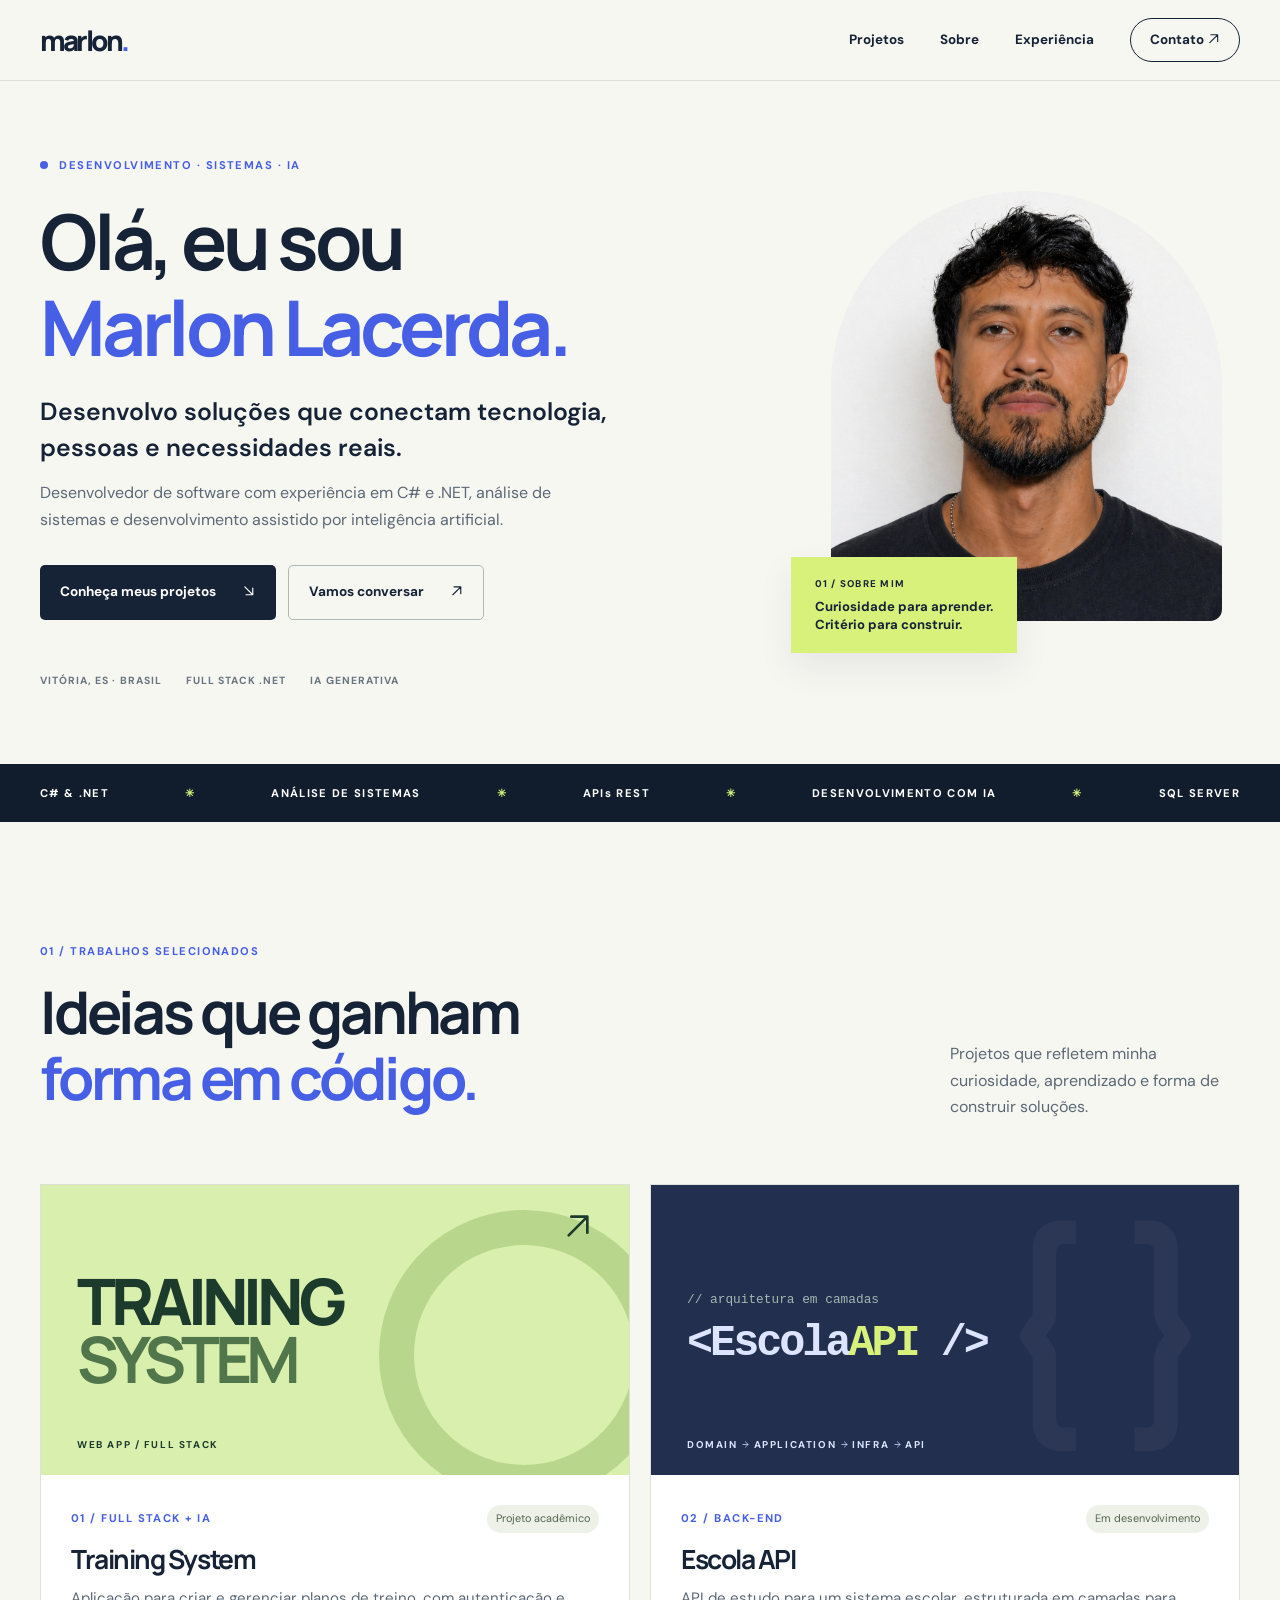
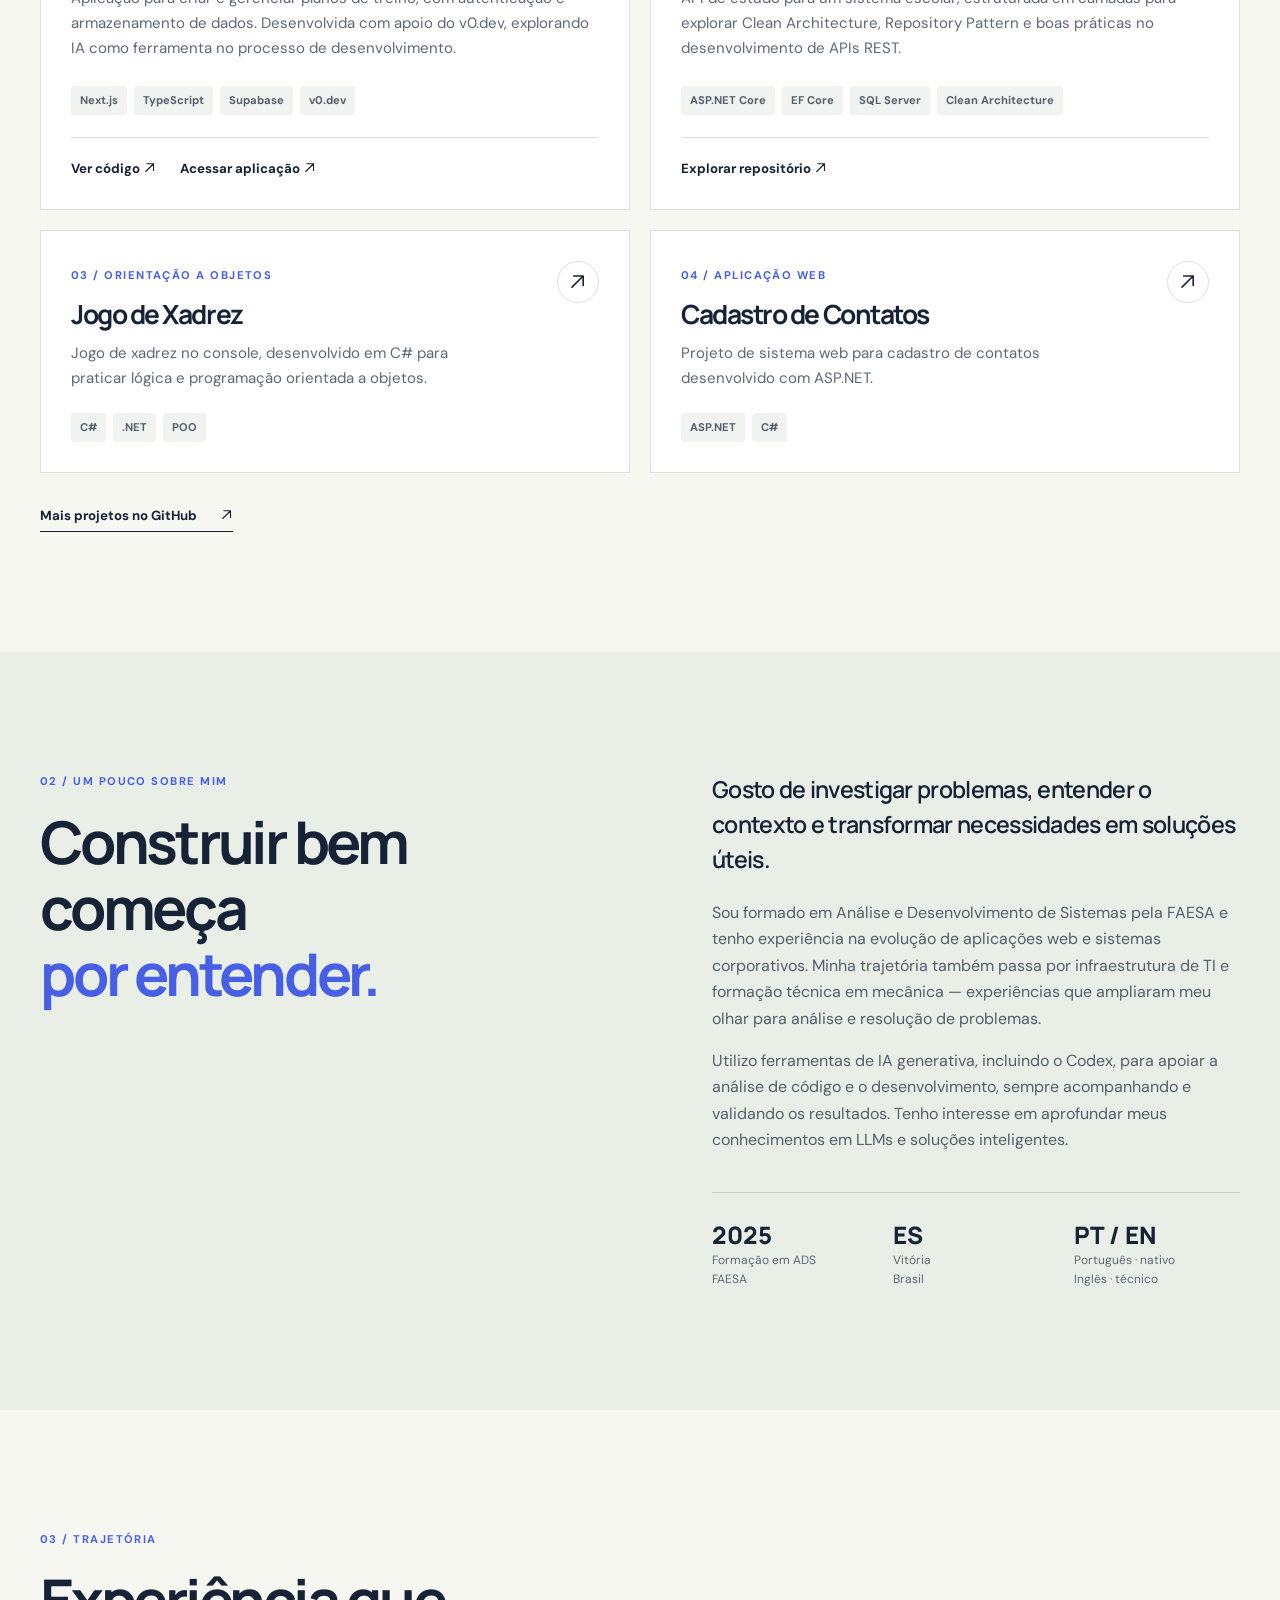
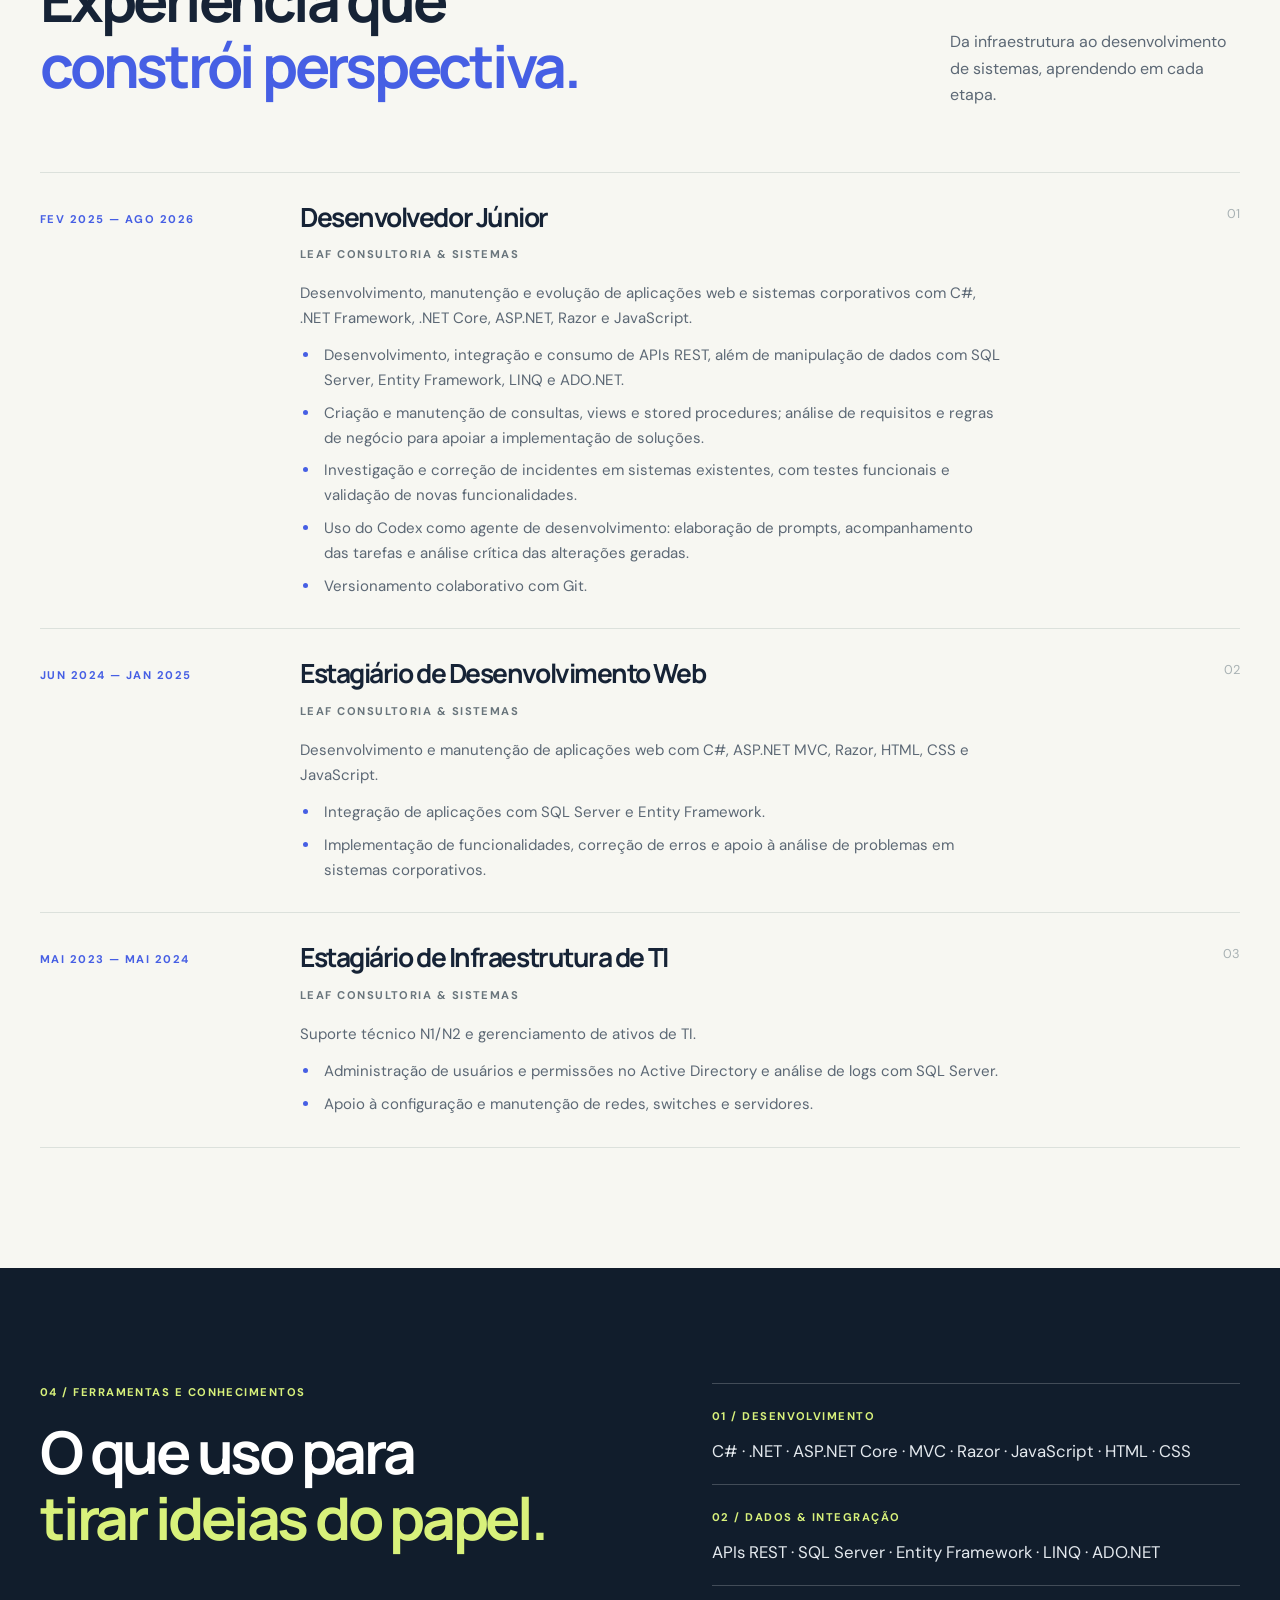
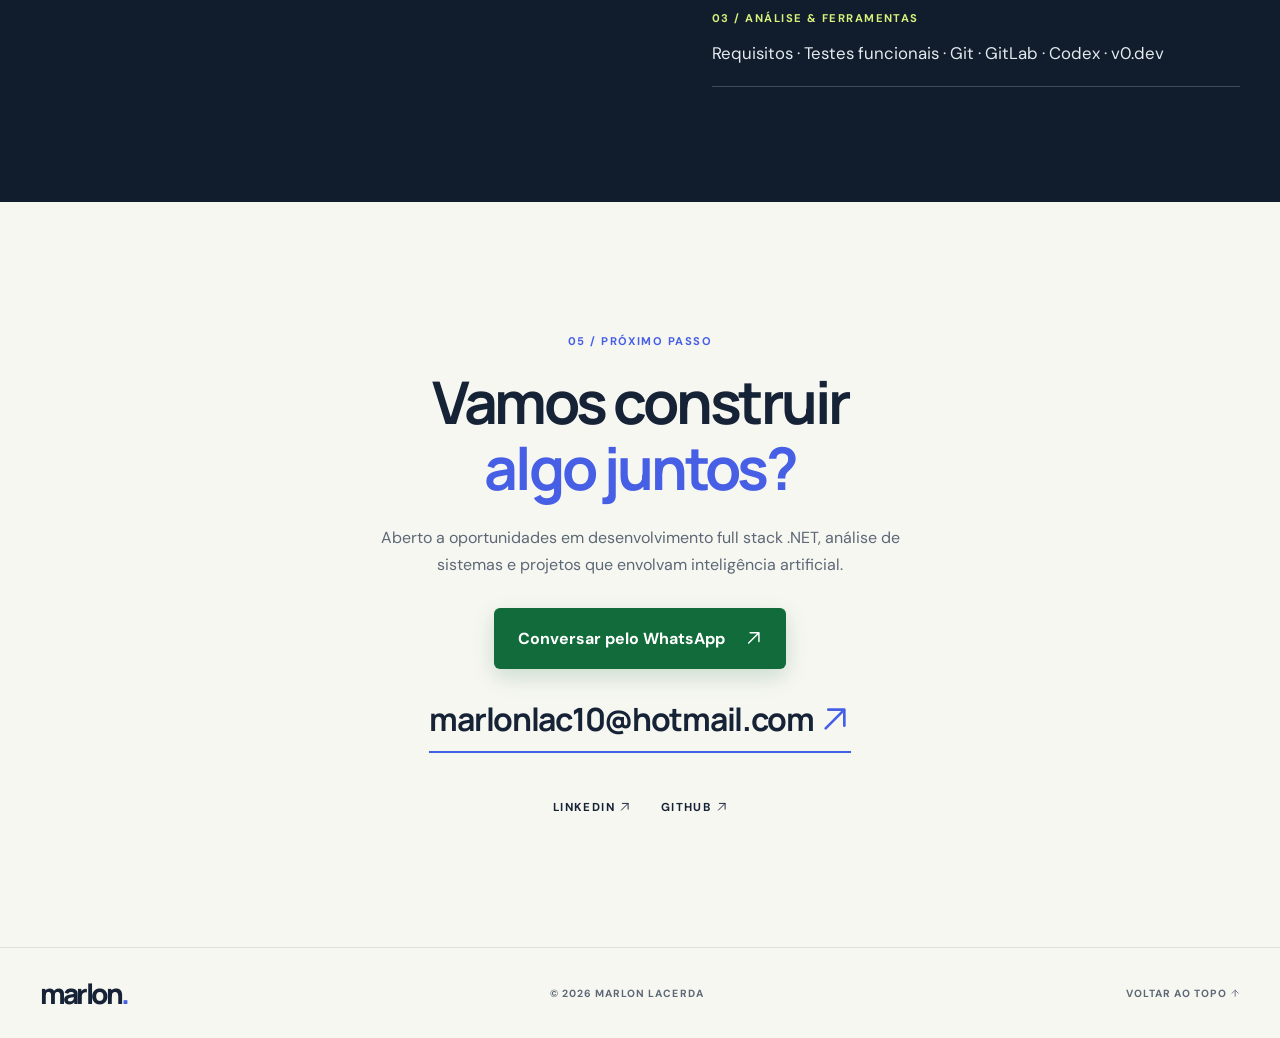
<file: index.html>
<!DOCTYPE html>
<html lang="pt-BR">
<head>
  <meta charset="UTF-8"><meta name="viewport" content="width=device-width, initial-scale=1">
  <meta name="description" content="Portfólio de Marlon Lacerda, desenvolvedor de software com experiência em .NET, análise de sistemas e desenvolvimento assistido por IA.">
  <meta name="theme-color" content="#111b2b"><title>Marlon Lacerda | Desenvolvedor de Software</title><link rel="icon" type="image/svg+xml" href="favicon.svg"><link rel="stylesheet" href="style.css">
</head>
<body>
  <a class="skip-link" href="#conteudo">Pular para o conteúdo</a>
  <header class="header"><div class="wrap nav-wrap"><a class="brand" href="#inicio" aria-label="Marlon Lacerda, início">marlon<span>.</span></a><nav aria-label="Navegação principal"><a href="#projetos">Projetos</a><a href="#sobre">Sobre</a><a href="#experiencia">Experiência</a><a href="#contato">Contato <span aria-hidden="true"><svg class="icon-arrow" aria-hidden="true" focusable="false" viewBox="0 0 24 24"><path d="M5 19 19 5 M7 5h12v12"/></svg></span></a></nav></div></header>
  <main id="conteudo">
    <section class="hero wrap" id="inicio"><div class="hero-copy"><p class="eyebrow"><span class="dot"></span> DESENVOLVIMENTO · SISTEMAS · IA</p><h1>Olá, eu sou<br><span>Marlon Lacerda.</span></h1><p class="hero-lead">Desenvolvo soluções que conectam tecnologia, pessoas e necessidades reais.</p><p class="hero-description">Desenvolvedor de software com experiência em C# e .NET, análise de sistemas e desenvolvimento assistido por inteligência artificial.</p><div class="actions"><a class="button primary" href="#projetos">Conheça meus projetos <span aria-hidden="true"><svg class="icon-arrow" aria-hidden="true" focusable="false" viewBox="0 0 24 24"><path d="M5 5l14 14 M19 7v12H7"/></svg></span></a><a class="button secondary" href="#contato">Vamos conversar <span aria-hidden="true"><svg class="icon-arrow" aria-hidden="true" focusable="false" viewBox="0 0 24 24"><path d="M5 19 19 5 M7 5h12v12"/></svg></span></a></div><div class="hero-meta"><span>VITÓRIA, ES · BRASIL</span><span>FULL STACK .NET</span><span>IA GENERATIVA</span></div></div><div class="portrait-area"><div class="portrait-frame"><img src="imagens/minhaFoto.jpg" alt="Marlon Lacerda"></div><div class="portrait-note"><span>01 / SOBRE MIM</span><strong>Curiosidade para aprender.<br>Critério para construir.</strong></div></div></section>
    <div class="ticker" aria-hidden="true"><div class="wrap">C# & .NET <span>✳</span> ANÁLISE DE SISTEMAS <span>✳</span> APIs REST <span>✳</span> DESENVOLVIMENTO COM IA <span>✳</span> SQL SERVER</div></div>
    <section class="section wrap" id="projetos"><div class="section-heading"><div><p class="eyebrow">01 / TRABALHOS SELECIONADOS</p><h2>Ideias que ganham<br><em>forma em código.</em></h2></div><p>Projetos que refletem minha curiosidade, aprendizado e forma de construir soluções.</p></div><div class="project-grid">
      <article class="project featured"><div class="project-art training-art"><span>TRAINING<br><b>SYSTEM</b></span><span class="art-mark"><svg class="icon-arrow" aria-hidden="true" focusable="false" viewBox="0 0 24 24"><path d="M5 19 19 5 M7 5h12v12"/></svg></span><small>WEB APP / FULL STACK</small></div><div class="project-body"><div class="project-top"><span class="index">01 / FULL STACK + IA</span><span class="status">Projeto acadêmico</span></div><h3>Training System</h3><p>Aplicação para criar e gerenciar planos de treino, com autenticação e armazenamento de dados. Desenvolvida com apoio do v0.dev, explorando IA como ferramenta no processo de desenvolvimento.</p><div class="tags"><span>Next.js</span><span>TypeScript</span><span>Supabase</span><span>v0.dev</span></div><div class="project-links"><a class="card-link" href="https://github.com/MarlonLacerda0/training-system" target="_blank" rel="noopener noreferrer" aria-label="Ver código do Training System">Ver código <svg class="icon-arrow" aria-hidden="true" focusable="false" viewBox="0 0 24 24"><path d="M5 19 19 5 M7 5h12v12"/></svg></a><a class="secondary-project-link" href="https://training-system-jade.vercel.app/" target="_blank" rel="noopener noreferrer">Acessar aplicação <svg class="icon-arrow" aria-hidden="true" focusable="false" viewBox="0 0 24 24"><path d="M5 19 19 5 M7 5h12v12"/></svg></a></div></div></article>
      <article class="project featured"><div class="project-art api-art"><span class="code-line">// arquitetura em camadas</span><span class="code-main">&lt;Escola<span>API</span> /&gt;</span><small>DOMAIN <svg class="icon-arrow" aria-hidden="true" focusable="false" viewBox="0 0 24 24"><path d="M5 12h14 M12 5l7 7-7 7"/></svg> APPLICATION <svg class="icon-arrow" aria-hidden="true" focusable="false" viewBox="0 0 24 24"><path d="M5 12h14 M12 5l7 7-7 7"/></svg> INFRA <svg class="icon-arrow" aria-hidden="true" focusable="false" viewBox="0 0 24 24"><path d="M5 12h14 M12 5l7 7-7 7"/></svg> API</small></div><div class="project-body"><div class="project-top"><span class="index">02 / BACK-END</span><span class="status">Em desenvolvimento</span></div><h3>Escola API</h3><p>API de estudo para um sistema escolar, estruturada em camadas para explorar Clean Architecture, Repository Pattern e boas práticas no desenvolvimento de APIs REST.</p><div class="tags"><span>ASP.NET Core</span><span>EF Core</span><span>SQL Server</span><span>Clean Architecture</span></div><div class="project-links"><a class="card-link" href="https://github.com/MarlonLacerda0/Escola-api" target="_blank" rel="noopener noreferrer" aria-label="Explorar repositório da Escola API">Explorar repositório <svg class="icon-arrow" aria-hidden="true" focusable="false" viewBox="0 0 24 24"><path d="M5 19 19 5 M7 5h12v12"/></svg></a></div></div></article>
      <article class="project compact"><div><span class="index">03 / ORIENTAÇÃO A OBJETOS</span><h3>Jogo de Xadrez</h3><p>Jogo de xadrez no console, desenvolvido em C# para praticar lógica e programação orientada a objetos.</p><div class="tags"><span>C#</span><span>.NET</span><span>POO</span></div></div><a class="arrow-link card-link" href="https://github.com/MarlonLacerda0/JogoXadrez" target="_blank" rel="noopener noreferrer" aria-label="Ver código do Jogo de Xadrez"><svg class="icon-arrow" aria-hidden="true" focusable="false" viewBox="0 0 24 24"><path d="M5 19 19 5 M7 5h12v12"/></svg></a></article>
      <article class="project compact"><div><span class="index">04 / APLICAÇÃO WEB</span><h3>Cadastro de Contatos</h3><p>Projeto de sistema web para cadastro de contatos desenvolvido com ASP.NET.</p><div class="tags"><span>ASP.NET</span><span>C#</span></div></div><a class="arrow-link card-link" href="https://github.com/MarlonLacerda0/SistemaCadastroDeContatos" target="_blank" rel="noopener noreferrer" aria-label="Ver código do Cadastro de Contatos"><svg class="icon-arrow" aria-hidden="true" focusable="false" viewBox="0 0 24 24"><path d="M5 19 19 5 M7 5h12v12"/></svg></a></article>
    </div><a class="text-link" href="https://github.com/MarlonLacerda0" target="_blank" rel="noopener noreferrer">Mais projetos no GitHub <span><svg class="icon-arrow" aria-hidden="true" focusable="false" viewBox="0 0 24 24"><path d="M5 19 19 5 M7 5h12v12"/></svg></span></a></section>
    <section class="about-section" id="sobre"><div class="wrap about-grid"><div><p class="eyebrow">02 / UM POUCO SOBRE MIM</p><h2>Construir bem começa<br><em>por entender.</em></h2></div><div class="about-copy"><p class="large">Gosto de investigar problemas, entender o contexto e transformar necessidades em soluções úteis.</p><p>Sou formado em Análise e Desenvolvimento de Sistemas pela FAESA e tenho experiência na evolução de aplicações web e sistemas corporativos. Minha trajetória também passa por infraestrutura de TI e formação técnica em mecânica — experiências que ampliaram meu olhar para análise e resolução de problemas.</p><p>Utilizo ferramentas de IA generativa, incluindo o Codex, para apoiar a análise de código e o desenvolvimento, sempre acompanhando e validando os resultados. Tenho interesse em aprofundar meus conhecimentos em LLMs e soluções inteligentes.</p><div class="about-facts"><div><strong>2025</strong><span>Formação em ADS<br>FAESA</span></div><div><strong>ES</strong><span>Vitória<br>Brasil</span></div><div><strong>PT / EN</strong><span>Português · nativo<br>Inglês · técnico</span></div></div></div></div></section>
    <section class="section wrap" id="experiencia"><div class="section-heading"><div><p class="eyebrow">03 / TRAJETÓRIA</p><h2>Experiência que<br><em>constrói perspectiva.</em></h2></div><p>Da infraestrutura ao desenvolvimento de sistemas, aprendendo em cada etapa.</p></div><div class="experience-list"><article class="experience"><span class="period">FEV 2025 — AGO 2026</span><div><h3>Desenvolvedor Júnior</h3><span class="company">LEAF CONSULTORIA & SISTEMAS</span><p>Desenvolvimento, manutenção e evolução de aplicações web e sistemas corporativos com C#, .NET Framework, .NET Core, ASP.NET, Razor e JavaScript.</p><ul class="experience-details"><li>Desenvolvimento, integração e consumo de APIs REST, além de manipulação de dados com SQL Server, Entity Framework, LINQ e ADO.NET.</li><li>Criação e manutenção de consultas, views e stored procedures; análise de requisitos e regras de negócio para apoiar a implementação de soluções.</li><li>Investigação e correção de incidentes em sistemas existentes, com testes funcionais e validação de novas funcionalidades.</li><li>Uso do Codex como agente de desenvolvimento: elaboração de prompts, acompanhamento das tarefas e análise crítica das alterações geradas.</li><li>Versionamento colaborativo com Git.</li></ul></div><span class="experience-number">01</span></article><article class="experience"><span class="period">JUN 2024 — JAN 2025</span><div><h3>Estagiário de Desenvolvimento Web</h3><span class="company">LEAF CONSULTORIA & SISTEMAS</span><p>Desenvolvimento e manutenção de aplicações web com C#, ASP.NET MVC, Razor, HTML, CSS e JavaScript.</p><ul class="experience-details"><li>Integração de aplicações com SQL Server e Entity Framework.</li><li>Implementação de funcionalidades, correção de erros e apoio à análise de problemas em sistemas corporativos.</li></ul></div><span class="experience-number">02</span></article><article class="experience"><span class="period">MAI 2023 — MAI 2024</span><div><h3>Estagiário de Infraestrutura de TI</h3><span class="company">LEAF CONSULTORIA & SISTEMAS</span><p>Suporte técnico N1/N2 e gerenciamento de ativos de TI.</p><ul class="experience-details"><li>Administração de usuários e permissões no Active Directory e análise de logs com SQL Server.</li><li>Apoio à configuração e manutenção de redes, switches e servidores.</li></ul></div><span class="experience-number">03</span></article></div></section>
    <section class="skills-section"><div class="wrap skills-grid"><div><p class="eyebrow">04 / FERRAMENTAS E CONHECIMENTOS</p><h2>O que uso para<br><em>tirar ideias do papel.</em></h2></div><div class="skills-list"><div><span>01 / DESENVOLVIMENTO</span><p>C# · .NET · ASP.NET Core · MVC · Razor · JavaScript · HTML · CSS</p></div><div><span>02 / DADOS & INTEGRAÇÃO</span><p>APIs REST · SQL Server · Entity Framework · LINQ · ADO.NET</p></div><div><span>03 / ANÁLISE & FERRAMENTAS</span><p>Requisitos · Testes funcionais · Git · GitLab · Codex · v0.dev</p></div></div></div></section>
    <section class="contact wrap" id="contato"><p class="eyebrow">05 / PRÓXIMO PASSO</p><h2>Vamos construir<br><em>algo juntos?</em></h2><p>Aberto a oportunidades em desenvolvimento full stack .NET, análise de sistemas e projetos que envolvam inteligência artificial.</p><a class="whatsapp-button" href="https://wa.me/5527997250579" target="_blank" rel="noopener noreferrer">Conversar pelo WhatsApp <span aria-hidden="true"><svg class="icon-arrow" aria-hidden="true" focusable="false" viewBox="0 0 24 24"><path d="M5 19 19 5 M7 5h12v12"/></svg></span></a><div><a class="contact-email" href="mailto:marlonlac10@hotmail.com">marlonlac10@hotmail.com <span><svg class="icon-arrow" aria-hidden="true" focusable="false" viewBox="0 0 24 24"><path d="M5 19 19 5 M7 5h12v12"/></svg></span></a></div><div class="contact-links"><a href="https://www.linkedin.com/in/marlon-lacerda-de-oliveira-277a1b241/" target="_blank" rel="noopener noreferrer">LINKEDIN <svg class="icon-arrow" aria-hidden="true" focusable="false" viewBox="0 0 24 24"><path d="M5 19 19 5 M7 5h12v12"/></svg></a><a href="https://github.com/MarlonLacerda0" target="_blank" rel="noopener noreferrer">GITHUB <svg class="icon-arrow" aria-hidden="true" focusable="false" viewBox="0 0 24 24"><path d="M5 19 19 5 M7 5h12v12"/></svg></a></div></section>
  </main><footer><div class="wrap footer-inner"><a class="brand" href="#inicio">marlon<span>.</span></a><span>© 2026 MARLON LACERDA</span><a href="#inicio">VOLTAR AO TOPO <svg class="icon-arrow" aria-hidden="true" focusable="false" viewBox="0 0 24 24"><path d="M12 19V5 M5 12l7-7 7 7"/></svg></a></div></footer>
</body></html>
</file>
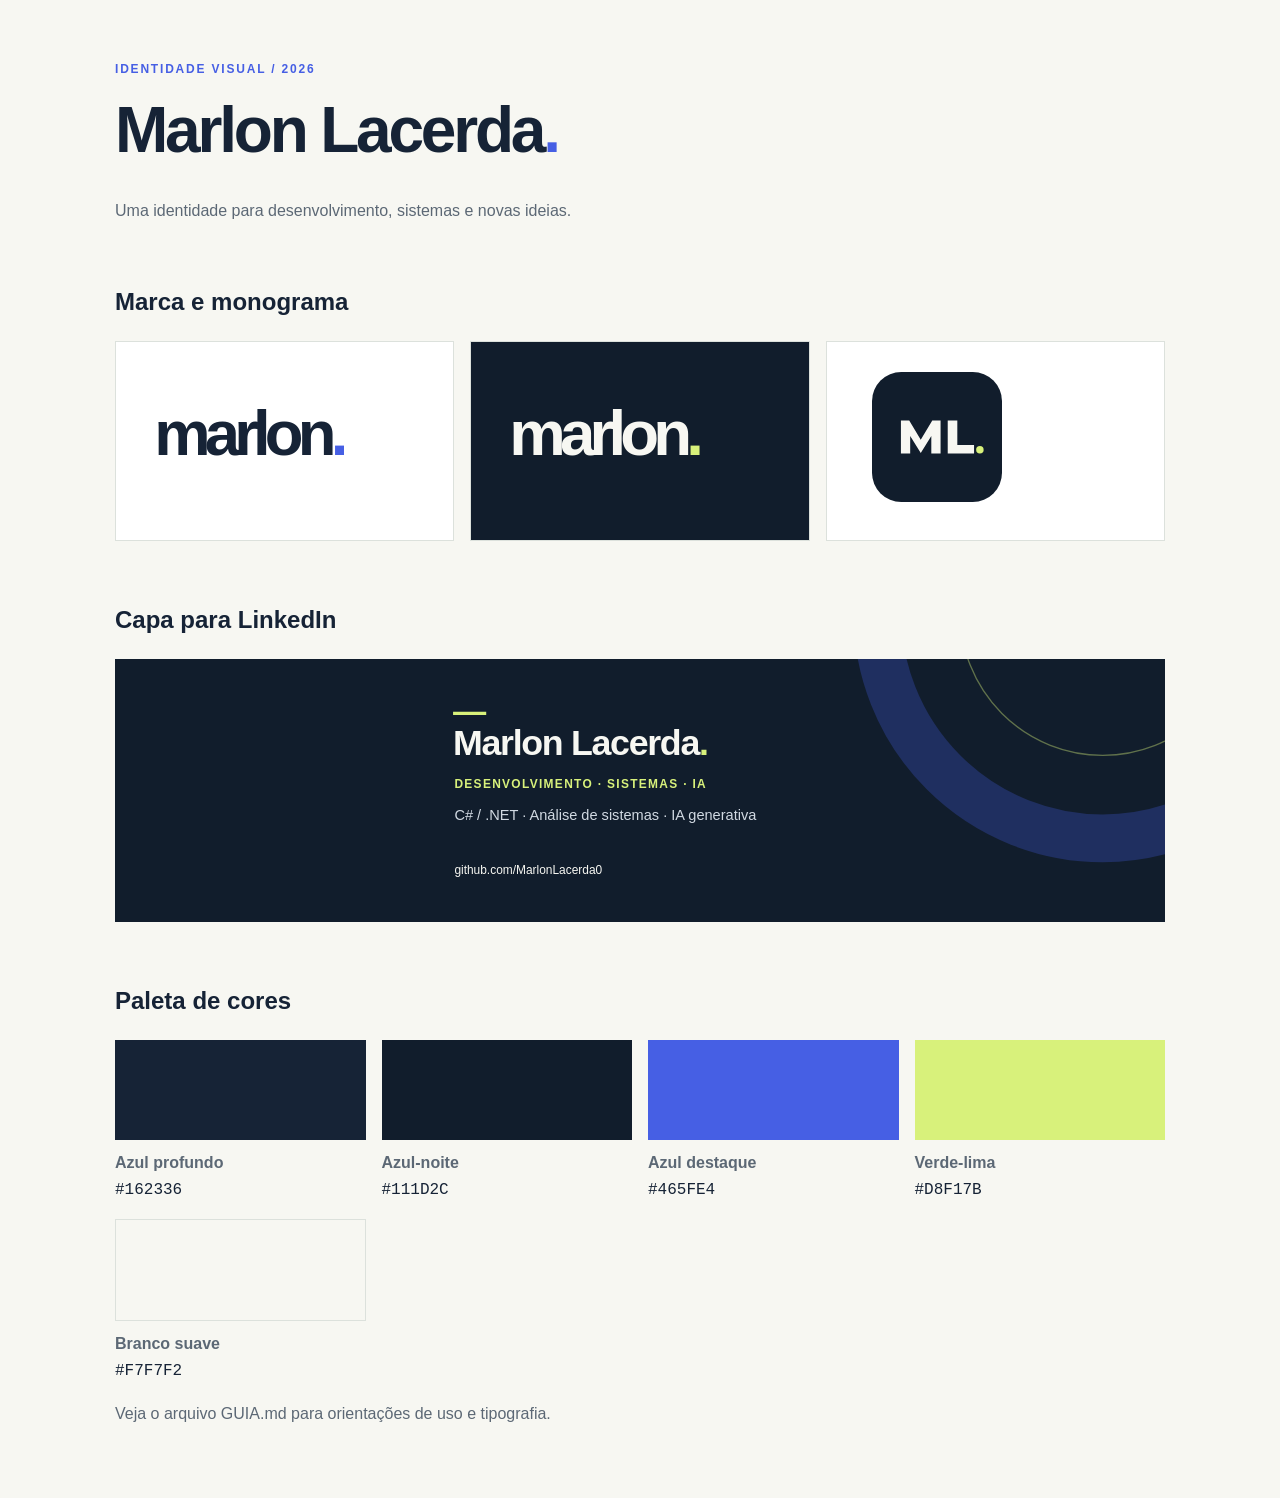
<file: Identidade_Visual_Marlon/previa.html>
<!doctype html><html lang="pt-BR"><head><meta charset="utf-8"><meta name="viewport" content="width=device-width,initial-scale=1"><title>Identidade visual — Marlon Lacerda</title><style>body{margin:0;background:#f7f7f2;color:#162336;font:16px/1.6 Arial,sans-serif}main{max-width:1050px;margin:auto;padding:60px 24px}h1{font-size:clamp(2.3rem,6vw,4rem);letter-spacing:-.05em;margin:0}h2{margin-top:60px}p{color:#5c6875}.label{color:#465fe4;font-size:.75rem;font-weight:bold;letter-spacing:.15em}.grid{display:grid;grid-template-columns:repeat(auto-fit,minmax(240px,1fr));gap:16px}.card{padding:30px;background:white;border:1px solid #dce1dc}.dark{background:#111d2c}.card img{width:100%;height:130px;object-fit:contain}.avatar{max-width:160px}.banner{width:100%;display:block}.swatch{height:100px}.name{font-weight:bold;margin:10px 0 0}.code{font-family:monospace}</style></head><body><main><div class="label">IDENTIDADE VISUAL / 2026</div><h1>Marlon Lacerda<span style="color:#465fe4">.</span></h1><p>Uma identidade para desenvolvimento, sistemas e novas ideias.</p><h2>Marca e monograma</h2><div class="grid"><div class="card"><img src="logo-principal.svg" alt="Marca Marlon para fundo claro"></div><div class="card dark"><img src="logo-clara.svg" alt="Marca Marlon para fundo escuro"></div><div class="card"><img class="avatar" src="monograma.svg" alt="Monograma ML"></div></div><h2>Capa para LinkedIn</h2><img class="banner" src="capa-linkedin.svg" alt="Capa de LinkedIn de Marlon Lacerda"><h2>Paleta de cores</h2><div class="grid"><div><div class="swatch" style="background:#162336"></div><p class="name">Azul profundo</p><span class="code">#162336</span></div><div><div class="swatch" style="background:#111d2c"></div><p class="name">Azul-noite</p><span class="code">#111D2C</span></div><div><div class="swatch" style="background:#465fe4"></div><p class="name">Azul destaque</p><span class="code">#465FE4</span></div><div><div class="swatch" style="background:#d8f17b"></div><p class="name">Verde-lima</p><span class="code">#D8F17B</span></div><div><div class="swatch" style="background:#f7f7f2;border:1px solid #dce1dc"></div><p class="name">Branco suave</p><span class="code">#F7F7F2</span></div></div><p>Veja o arquivo GUIA.md para orientações de uso e tipografia.</p></main></body></html>
</file>
<file: style.css>
@import url('https://fonts.googleapis.com/css2?family=DM+Sans:wght@400;500;600;700&family=Manrope:wght@400;500;600;700;800&display=swap');
:root{--ink:#162336;--muted:#5c6875;--paper:#f7f7f2;--line:#dce1dc;--blue:#465fe4;--night:#111d2c;--lime:#d8f17b}*{box-sizing:border-box}html{scroll-behavior:smooth;scroll-padding-top:100px}body{margin:0;background:var(--paper);color:var(--ink);font-family:'DM Sans',sans-serif;line-height:1.65}a{color:inherit}img{max-width:100%;display:block}.wrap{width:min(1200px,calc(100% - 64px));margin:auto}.skip-link{position:fixed;top:-100px;left:12px;background:#fff;color:#111;padding:12px;z-index:20}.skip-link:focus{top:12px}:focus-visible{outline:3px solid #6b7dff;outline-offset:4px}.header{background:rgba(247,247,242,.96);border-bottom:1px solid var(--line);position:sticky;top:0;z-index:10}.nav-wrap{height:80px;display:flex;align-items:center;justify-content:space-between;gap:25px}.brand{font:800 1.75rem Manrope,sans-serif;letter-spacing:-.1em;text-decoration:none}.brand span{color:var(--blue)}nav{display:flex;align-items:center;gap:36px}nav a{text-decoration:none;font-size:.84rem;font-weight:700}nav a:last-child{border:1px solid var(--ink);border-radius:100px;padding:10px 19px}nav a:hover,.text-link:hover,.project-links a:hover{color:var(--blue)}h1,h2,h3,p{margin-top:0}h1,h2,h3{font-family:Manrope,sans-serif;line-height:1.12;letter-spacing:-.055em}h1{font-size:clamp(3rem,6vw,5.7rem);margin:24px 0}h1 span{color:var(--blue)}h2{font-size:clamp(2.55rem,4.6vw,4.5rem);margin:18px 0}h2 em{font-family:Georgia,serif;font-weight:400;letter-spacing:-.055em}h3{font-size:1.65rem;margin:12px 0}.eyebrow,.index,.period,.company,.skills-list span{font-size:.7rem;font-weight:700;letter-spacing:.13em}.eyebrow{color:var(--blue);margin:0}.dot{display:inline-block;width:8px;height:8px;background:var(--blue);border-radius:50%;margin-right:7px}.hero{min-height:660px;display:grid;grid-template-columns:1.25fr .75fr;align-items:center;gap:9%;padding-top:75px;padding-bottom:75px}.hero-lead{font-size:clamp(1.2rem,2vw,1.55rem);line-height:1.45;max-width:620px;font-weight:600;margin-bottom:14px}.hero-description{color:var(--muted);max-width:555px;font-size:1rem}.actions{display:flex;gap:12px;flex-wrap:wrap;margin:32px 0 52px}.button{display:inline-flex;align-items:center;gap:26px;border-radius:5px;padding:15px 20px;font-size:.85rem;font-weight:700;text-decoration:none}.primary{background:var(--ink);color:#fff}.primary:hover{background:var(--blue)}.secondary{border:1px solid #aeb8b7}.secondary:hover{border-color:var(--blue);color:var(--blue)}.hero-meta{display:flex;flex-wrap:wrap;gap:12px 24px;font-size:.65rem;font-weight:700;letter-spacing:.1em;color:#68747f}.portrait-area{position:relative;padding:0 18px 32px 0}.portrait-frame{height:430px;background:#dce4df;border-radius:200px 200px 12px 12px;overflow:hidden}.portrait-frame img{width:100%;height:100%;object-fit:cover}.portrait-note{position:absolute;bottom:0;left:-40px;background:var(--lime);padding:19px 24px;box-shadow:0 15px 35px #16233614}.portrait-note span{display:block;font-size:.61rem;letter-spacing:.13em;font-weight:700;margin-bottom:6px}.portrait-note strong{font-size:.82rem;line-height:1.4;display:block}.ticker{background:var(--night);color:#fff;padding:20px 0;font-size:.7rem;font-weight:700;letter-spacing:.12em}.ticker .wrap{display:flex;justify-content:space-between;gap:14px;align-items:center;flex-wrap:wrap}.ticker span{color:var(--lime)}.section{padding-top:120px;padding-bottom:120px}.section-heading{display:flex;align-items:end;justify-content:space-between;gap:30px;margin-bottom:55px}.section-heading>p{max-width:290px;color:var(--muted);margin:0 0 8px}.project-grid{display:grid;grid-template-columns:repeat(2,minmax(0,1fr));gap:20px}.project{border:1px solid var(--line);background:#fff;overflow:hidden}.project-art{height:290px;position:relative;padding:36px;overflow:hidden}.training-art{background:#d9efad;color:#1d3b2d;display:flex;flex-direction:column;justify-content:center;font:800 clamp(2.7rem,5vw,4.6rem)/.9 Manrope,sans-serif;letter-spacing:-.08em}.training-art:after{content:'';position:absolute;border:35px solid #b8d78c;width:220px;height:220px;border-radius:50%;right:-40px;top:25px}.training-art b{color:#52764b}.art-mark{position:absolute;right:35px;top:25px;font-size:2rem;z-index:1}.project-art small{font:700 .62rem 'DM Sans',sans-serif;letter-spacing:.16em;position:absolute;bottom:24px;left:36px}.api-art{background:#222f4e;color:#dce4ff;display:flex;justify-content:center;flex-direction:column;gap:12px}.api-art:after{content:'{ }';position:absolute;right:20px;top:0;font:700 13rem Manrope;color:#ffffff0b}.code-line{color:#a6b7b2;font: .8rem monospace}.code-main{font:700 clamp(1.6rem,3.4vw,3rem) monospace;letter-spacing:-.07em;z-index:1}.code-main span{color:var(--lime)}.project-body{padding:30px}.project-top{display:flex;justify-content:space-between;gap:10px;align-items:center}.index{color:var(--blue)}.status{font-size:.68rem;background:#edf1e8;padding:5px 9px;border-radius:30px;color:#53634f}.project p,.experience p{color:var(--muted);font-size:.94rem}.project-body p{min-height:78px}.tags{display:flex;flex-wrap:wrap;gap:7px;margin:22px 0}.tags span{background:#f1f3f1;border-radius:3px;padding:5px 9px;font-size:.7rem;font-weight:700;color:#53606d}.project-links{border-top:1px solid var(--line);padding-top:20px;display:flex;gap:24px;flex-wrap:wrap}.project-links a,.text-link{font-size:.83rem;font-weight:700;text-decoration:none}.compact{padding:30px;display:flex;justify-content:space-between;gap:20px}.compact p{max-width:420px}.compact .tags{margin-bottom:0}.arrow-link{width:42px;height:42px;flex:none;border:1px solid var(--line);border-radius:50%;text-align:center;line-height:40px;text-decoration:none;font-size:1.2rem}.arrow-link:hover{background:var(--ink);color:#fff}.text-link{display:inline-block;margin-top:32px;border-bottom:1px solid;padding-bottom:5px}.text-link span{margin-left:20px}.about-section{background:#e9eee7;padding:120px 0}.about-grid,.skills-grid{display:grid;grid-template-columns:1fr 1fr;gap:12%}.about-copy p{color:#52606a}.about-copy .large{font:600 1.45rem/1.5 Manrope,sans-serif;color:var(--ink);letter-spacing:-.03em}.about-facts{display:grid;grid-template-columns:repeat(3,1fr);gap:15px;margin-top:38px;border-top:1px solid #c8d1c7;padding-top:25px}.about-facts strong,.about-facts span{display:block}.about-facts strong{font:800 1.5rem Manrope,sans-serif}.about-facts span{font-size:.75rem;color:var(--muted)}.experience{display:grid;grid-template-columns:230px 1fr 40px;gap:30px;border-top:1px solid var(--line);padding:30px 0}.experience:last-child{border-bottom:1px solid var(--line)}.period{color:var(--blue);padding-top:7px}.experience h3{margin:0 0 8px}.company{color:#69757c}.experience p{max-width:700px;margin:15px 0 0}.experience-number{color:#a9b2b4;font-size:.8rem;text-align:right}.skills-section{background:var(--night);color:#fff;padding:115px 0}.skills-section .eyebrow{color:var(--lime)}.skills-list>div{border-bottom:1px solid #ffffff35;padding:18px 0}.skills-list>div:first-child{border-top:1px solid #ffffff35}.skills-list span{color:var(--lime)}.skills-list p{font-size:1.05rem;margin:10px 0 0;color:#e4e9ee}.contact{padding-top:130px;padding-bottom:130px;text-align:center}.contact p:not(.eyebrow){color:var(--muted);max-width:530px;margin:25px auto}.contact-email{display:inline-block;font:700 clamp(1.1rem,3vw,2rem) Manrope,sans-serif;letter-spacing:-.04em;text-decoration:none;border-bottom:2px solid var(--blue);padding:10px 0;overflow-wrap:anywhere}.contact-email span{color:var(--blue)}.contact-links{display:flex;justify-content:center;gap:30px;margin-top:45px}.contact-links a{font-size:.72rem;font-weight:700;letter-spacing:.12em;text-decoration:none}.contact-links a:hover{color:var(--blue)}footer{border-top:1px solid var(--line)}.footer-inner{min-height:90px;display:flex;justify-content:space-between;align-items:center;gap:20px}.footer-inner>span,.footer-inner>a:last-child{font-size:.65rem;font-weight:700;letter-spacing:.1em;text-decoration:none;color:var(--muted)}
@media(max-width:800px){.wrap{width:min(100% - 40px,1200px)}.nav-wrap{height:auto;min-height:72px;flex-wrap:wrap;padding:12px 0}.nav-wrap nav{gap:18px;overflow-x:auto;max-width:100%;padding:3px 0}nav a{white-space:nowrap;font-size:.75rem}nav a:last-child{padding:7px 12px}.hero{grid-template-columns:1fr;gap:45px;padding-top:65px}.portrait-area{max-width:400px;margin-left:40px}.portrait-frame{height:380px}.section,.about-section,.skills-section{padding-top:80px;padding-bottom:80px}.section-heading{align-items:start;flex-direction:column;gap:10px}.about-grid,.skills-grid{grid-template-columns:1fr;gap:30px}.experience{grid-template-columns:1fr 35px;gap:8px}.period{grid-column:1 / -1}.experience-number{grid-column:2;grid-row:2}.contact{padding:90px 0}.project-body p{min-height:0}}
@media(max-width:560px){.nav-wrap{justify-content:center}.nav-wrap .brand{margin-right:auto}.nav-wrap nav{width:100%;justify-content:space-between;gap:10px}.hero{padding-top:50px}.hero h1{font-size:clamp(2.75rem,11vw,4rem)}.hero-meta{font-size:.6rem}.portrait-area{margin-left:20px}.portrait-frame{height:330px}.portrait-note{left:-20px}.ticker .wrap{justify-content:center}.project-grid{grid-template-columns:1fr}.project-art{height:230px}.section-heading{margin-bottom:35px}.about-facts{gap:8px}.about-facts strong{font-size:1.2rem}.compact,.project-body{padding:24px}.footer-inner{flex-wrap:wrap;padding:20px 0}.footer-inner>span{order:3;width:100%}}
@media(prefers-reduced-motion:reduce){html{scroll-behavior:auto}}
h2 em{font-family:Manrope,sans-serif;font-style:normal;font-weight:700;letter-spacing:-.055em;color:var(--blue)}
.skills-section h2 em{color:var(--lime)}
.whatsapp-button{display:inline-flex;align-items:center;justify-content:center;gap:20px;margin:5px 0 18px;padding:16px 24px;border-radius:6px;background:#126b3b;color:#fff;font-weight:700;text-decoration:none;box-shadow:0 8px 22px #126b3b30}.whatsapp-button:hover{background:#0d512c}.whatsapp-button span{font-size:1.1rem}
.experience-details{max-width:700px;margin:12px 0 0;padding-left:20px;color:var(--muted);font-size:.94rem}.experience-details li{padding-left:4px;margin-top:8px}.experience-details li::marker{color:var(--blue)}
.project{position:relative;transition:transform .2s ease,box-shadow .2s ease,border-color .2s ease}.card-link::after{content:"";position:absolute;inset:0;z-index:1}.secondary-project-link{position:relative;z-index:2}.project:hover,.project:focus-within{border-color:var(--blue);box-shadow:0 14px 32px #1623361a;transform:translateY(-5px)}.project:focus-within{outline:3px solid #6b7dff;outline-offset:3px}@media(prefers-reduced-motion:reduce){.project{transition:none}.project:hover,.project:focus-within{transform:none}}
.icon-arrow{display:inline-block;width:1em;height:1em;vertical-align:-.12em;fill:none;stroke:currentColor;stroke-width:2;stroke-linecap:round;stroke-linejoin:round}.art-mark .icon-arrow{width:1em;height:1em}.project-art small .icon-arrow{width:.9em;height:.9em}
.training-art>span:first-child,.training-art small{position:relative;z-index:1}.training-art small{position:absolute}@media(max-width:560px){.training-art:after{width:150px;height:150px;border-width:25px;right:-55px;top:30px}}
</file>
